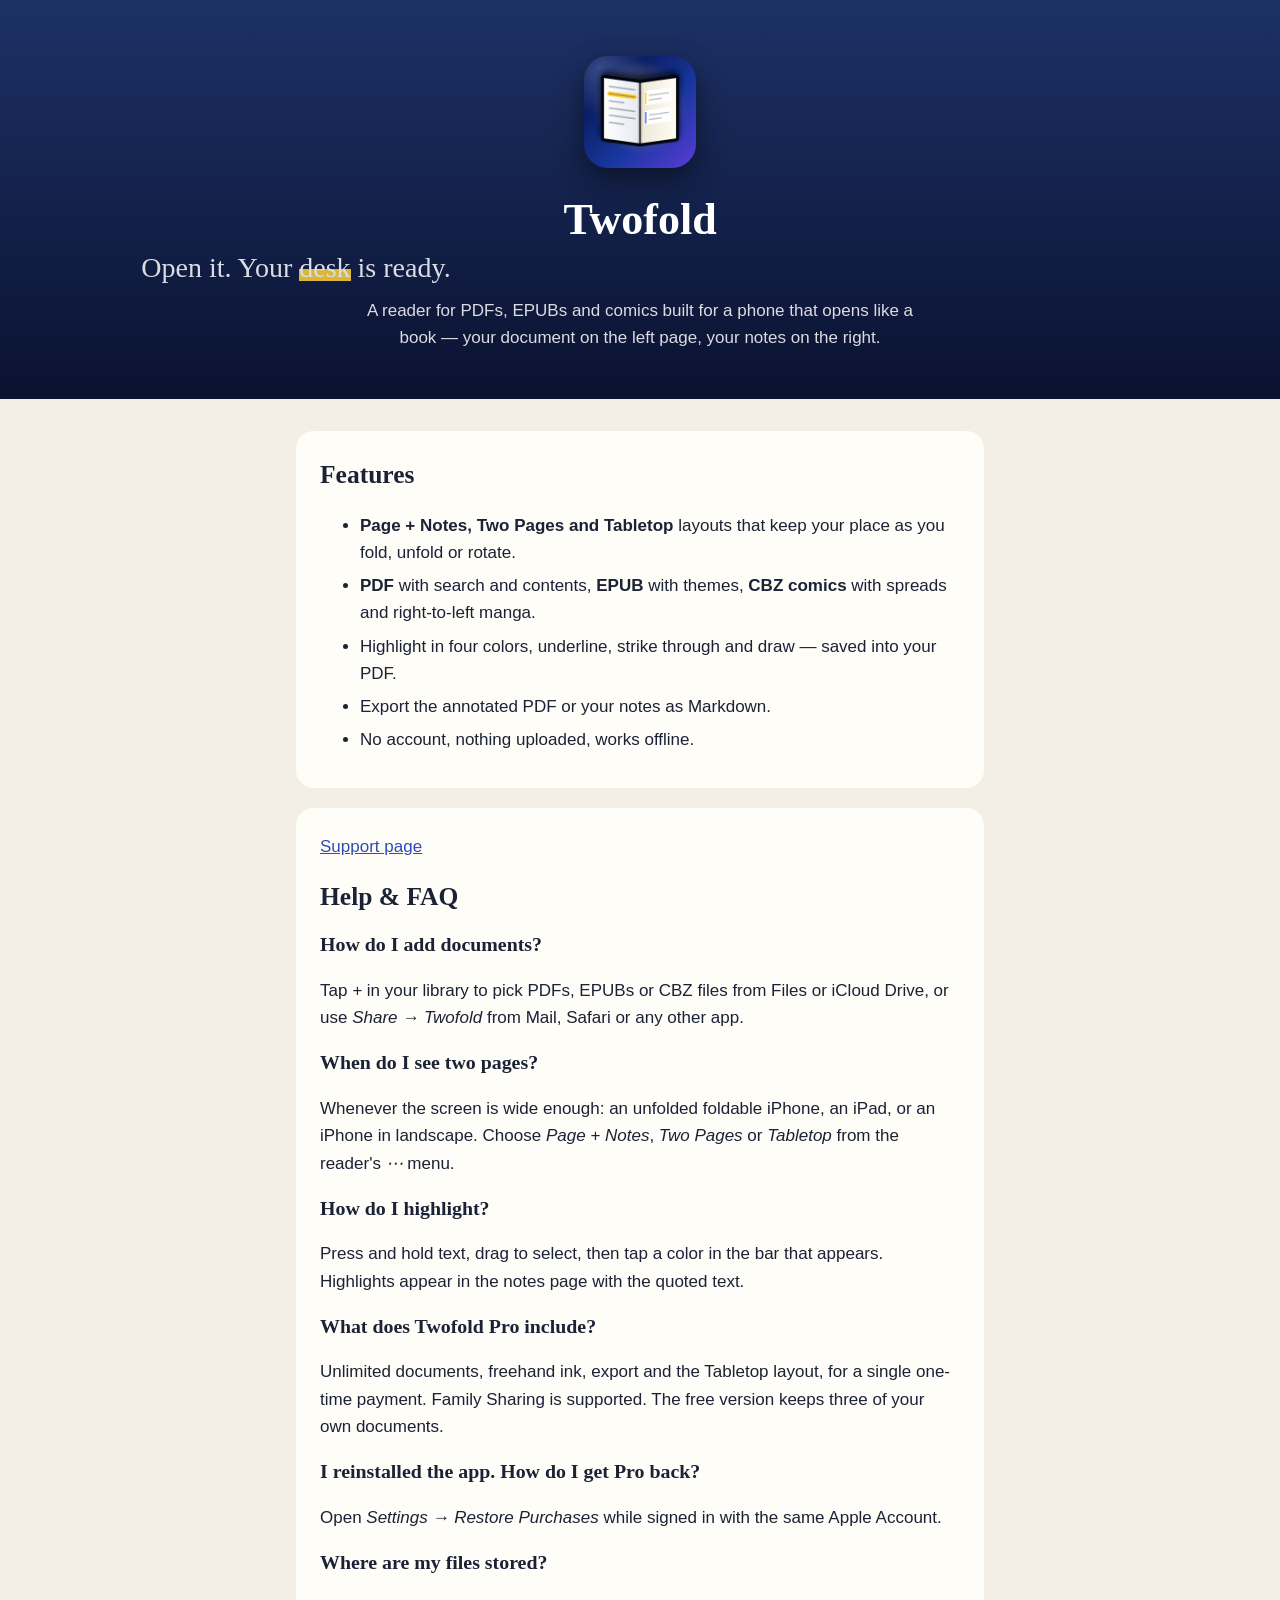
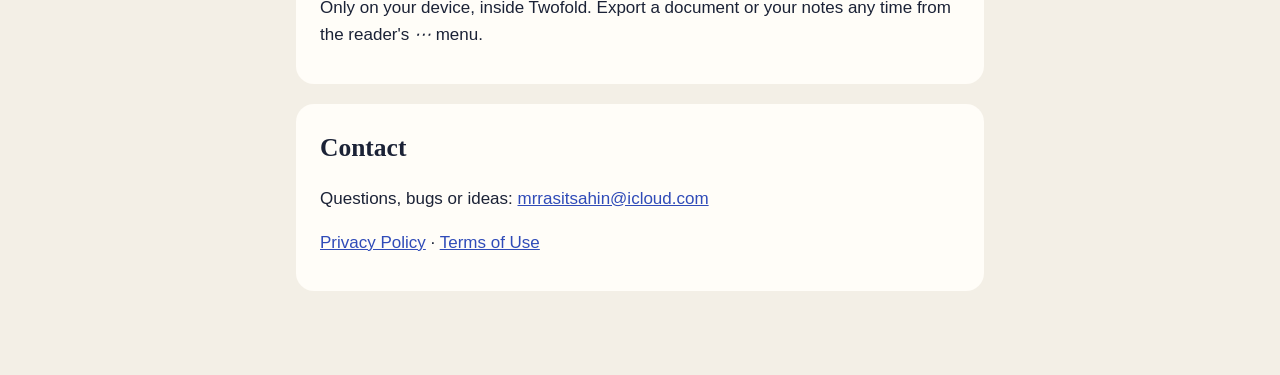
<file: index.html>
<!doctype html>
<html lang="en">
<head>
<meta charset="utf-8">
<meta name="viewport" content="width=device-width, initial-scale=1">
<title>Twofold — PDF Reader &amp; Notes</title>
<meta name="description" content="A reader for PDFs, EPUBs and comics built for a phone that opens like a book. Document on the left, notes on the right.">
<link rel="stylesheet" href="style.css">
</head>
<body>
<header class="hero">
  <img src="icon.png" alt="" width="112" height="112">
  <h1>Twofold</h1>
  <p class="tagline">Open it. Your <mark>desk</mark> is ready.</p>
  <p>A reader for PDFs, EPUBs and comics built for a phone that opens like a book — your document on the left page, your notes on the right.</p>
</header>
<main>
  <section>
    <h2>Features</h2>
    <ul>
      <li><strong>Page + Notes, Two Pages and Tabletop</strong> layouts that keep your place as you fold, unfold or rotate.</li>
      <li><strong>PDF</strong> with search and contents, <strong>EPUB</strong> with themes, <strong>CBZ comics</strong> with spreads and right-to-left manga.</li>
      <li>Highlight in four colors, underline, strike through and draw — saved into your PDF.</li>
      <li>Export the annotated PDF or your notes as Markdown.</li>
      <li>No account, nothing uploaded, works offline.</li>
    </ul>
  </section>

  <section id="faq"><p><a href="support">Support page</a></p>
    <h2>Help &amp; FAQ</h2>
    <h3>How do I add documents?</h3>
    <p>Tap <em>+</em> in your library to pick PDFs, EPUBs or CBZ files from Files or iCloud Drive, or use <em>Share → Twofold</em> from Mail, Safari or any other app.</p>
    <h3>When do I see two pages?</h3>
    <p>Whenever the screen is wide enough: an unfolded foldable iPhone, an iPad, or an iPhone in landscape. Choose <em>Page + Notes</em>, <em>Two Pages</em> or <em>Tabletop</em> from the reader's <em>⋯</em> menu.</p>
    <h3>How do I highlight?</h3>
    <p>Press and hold text, drag to select, then tap a color in the bar that appears. Highlights appear in the notes page with the quoted text.</p>
    <h3>What does Twofold Pro include?</h3>
    <p>Unlimited documents, freehand ink, export and the Tabletop layout, for a single one-time payment. Family Sharing is supported. The free version keeps three of your own documents.</p>
    <h3>I reinstalled the app. How do I get Pro back?</h3>
    <p>Open <em>Settings → Restore Purchases</em> while signed in with the same Apple Account.</p>
    <h3>Where are my files stored?</h3>
    <p>Only on your device, inside Twofold. Export a document or your notes any time from the reader's <em>⋯</em> menu.</p>
  </section>

  <section>
    <h2>Contact</h2>
    <p>Questions, bugs or ideas: <a href="mailto:mrrasitsahin@icloud.com">mrrasitsahin@icloud.com</a></p>
    <p><a href="privacy">Privacy Policy</a> · <a href="https://www.apple.com/legal/internet-services/itunes/dev/stdeula/">Terms of Use</a></p>
  </section>
</main>
</body>
</html>
</file>
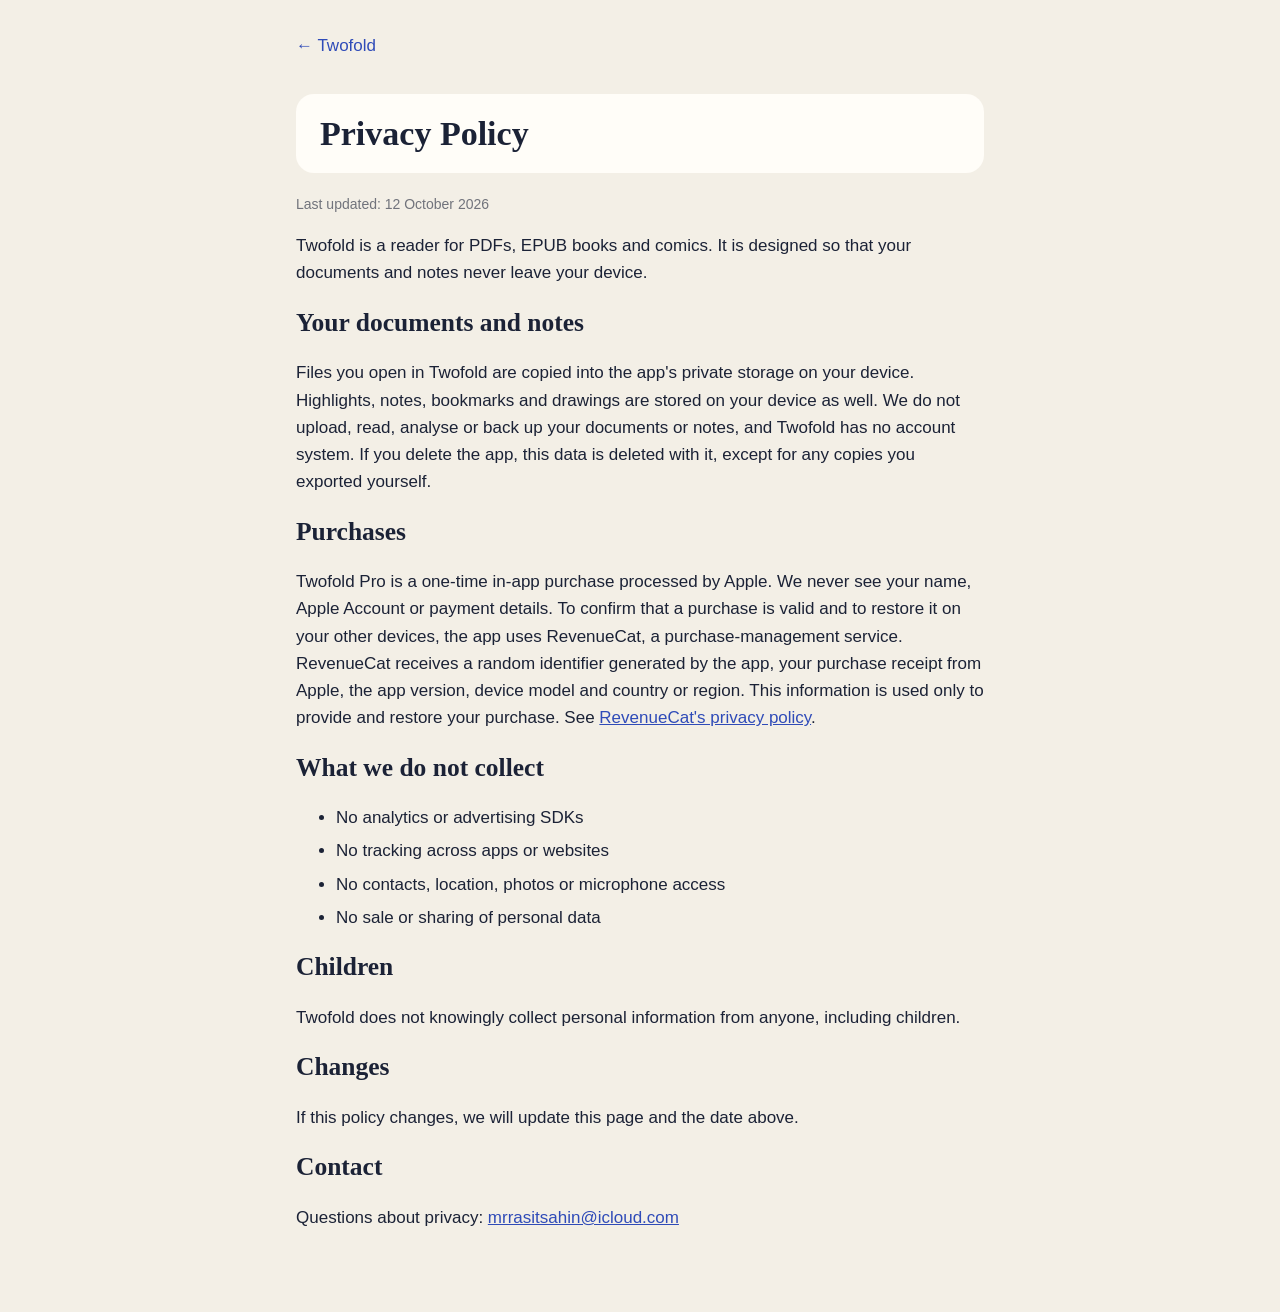
<file: privacy.html>
<!doctype html>
<html lang="en">
<head>
<meta charset="utf-8">
<meta name="viewport" content="width=device-width, initial-scale=1">
<title>Twofold Privacy Policy</title>
<link rel="stylesheet" href="style.css">
</head>
<body>
<main>
  <a class="back" href="./">← Twofold</a>
  <h1>Privacy Policy</h1>
  <p class="meta">Last updated: 12 October 2026</p>

  <p>Twofold is a reader for PDFs, EPUB books and comics. It is designed so that your documents and notes never leave your device.</p>

  <h2>Your documents and notes</h2>
  <p>Files you open in Twofold are copied into the app's private storage on your device. Highlights, notes, bookmarks and drawings are stored on your device as well. We do not upload, read, analyse or back up your documents or notes, and Twofold has no account system. If you delete the app, this data is deleted with it, except for any copies you exported yourself.</p>

  <h2>Purchases</h2>
  <p>Twofold Pro is a one-time in-app purchase processed by Apple. We never see your name, Apple Account or payment details. To confirm that a purchase is valid and to restore it on your other devices, the app uses RevenueCat, a purchase-management service. RevenueCat receives a random identifier generated by the app, your purchase receipt from Apple, the app version, device model and country or region. This information is used only to provide and restore your purchase. See <a href="https://www.revenuecat.com/privacy">RevenueCat's privacy policy</a>.</p>

  <h2>What we do not collect</h2>
  <ul>
    <li>No analytics or advertising SDKs</li>
    <li>No tracking across apps or websites</li>
    <li>No contacts, location, photos or microphone access</li>
    <li>No sale or sharing of personal data</li>
  </ul>

  <h2>Children</h2>
  <p>Twofold does not knowingly collect personal information from anyone, including children.</p>

  <h2>Changes</h2>
  <p>If this policy changes, we will update this page and the date above.</p>

  <h2>Contact</h2>
  <p>Questions about privacy: <a href="mailto:mrrasitsahin@icloud.com">mrrasitsahin@icloud.com</a></p>
</main>
</body>
</html>
</file>
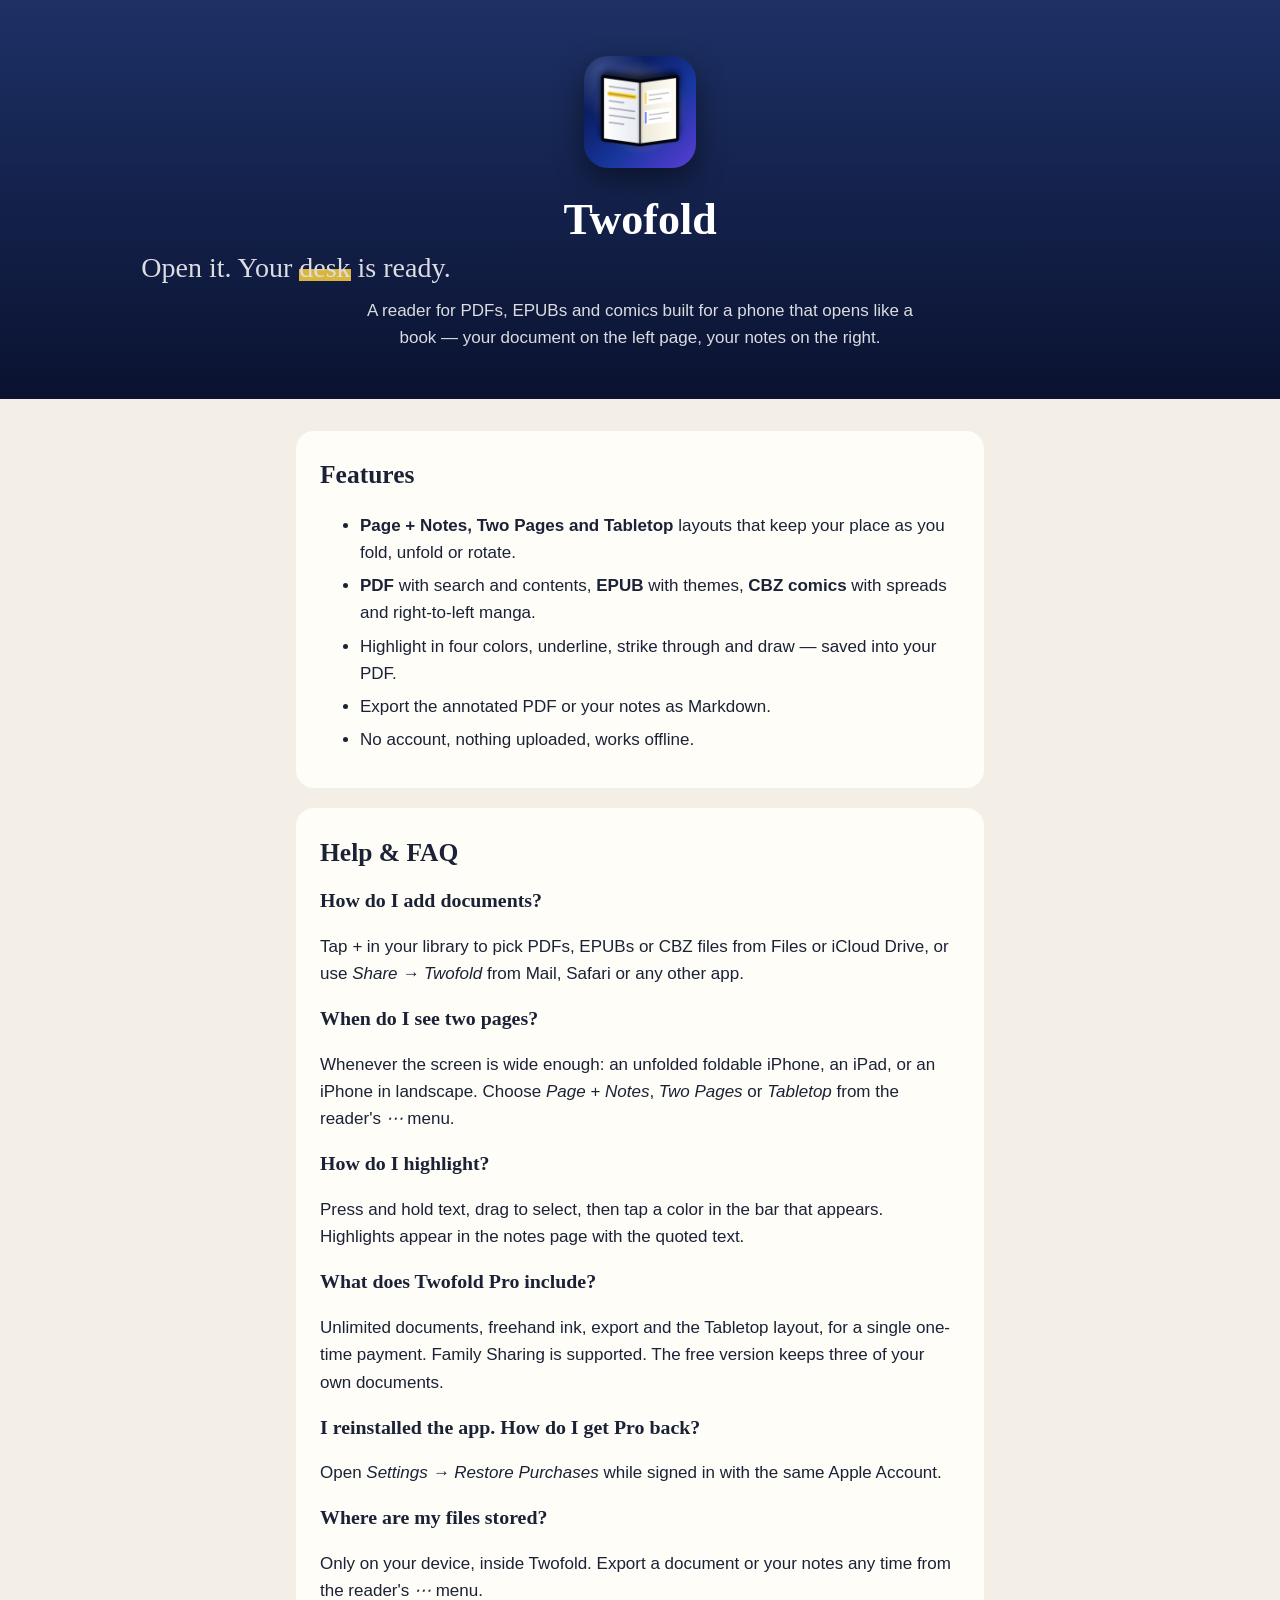
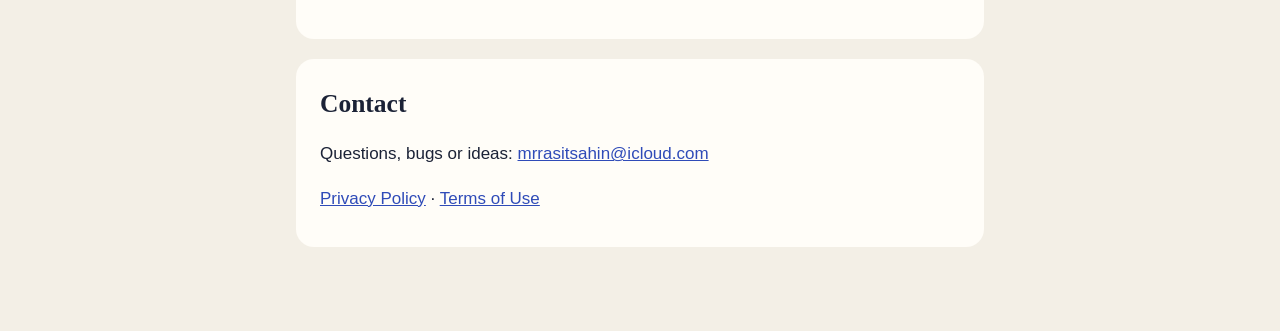
<file: support.html>
<!doctype html>
<html lang="en">
<head>
<meta charset="utf-8">
<meta name="viewport" content="width=device-width, initial-scale=1">
<title>Twofold Support</title>
<meta name="description" content="A reader for PDFs, EPUBs and comics built for a phone that opens like a book. Document on the left, notes on the right.">
<link rel="stylesheet" href="style.css">
</head>
<body>
<header class="hero">
  <img src="icon.png" alt="" width="112" height="112">
  <h1>Twofold</h1>
  <p class="tagline">Open it. Your <mark>desk</mark> is ready.</p>
  <p>A reader for PDFs, EPUBs and comics built for a phone that opens like a book — your document on the left page, your notes on the right.</p>
</header>
<main>
  <section>
    <h2>Features</h2>
    <ul>
      <li><strong>Page + Notes, Two Pages and Tabletop</strong> layouts that keep your place as you fold, unfold or rotate.</li>
      <li><strong>PDF</strong> with search and contents, <strong>EPUB</strong> with themes, <strong>CBZ comics</strong> with spreads and right-to-left manga.</li>
      <li>Highlight in four colors, underline, strike through and draw — saved into your PDF.</li>
      <li>Export the annotated PDF or your notes as Markdown.</li>
      <li>No account, nothing uploaded, works offline.</li>
    </ul>
  </section>

  <section id="faq">
    <h2>Help &amp; FAQ</h2>
    <h3>How do I add documents?</h3>
    <p>Tap <em>+</em> in your library to pick PDFs, EPUBs or CBZ files from Files or iCloud Drive, or use <em>Share → Twofold</em> from Mail, Safari or any other app.</p>
    <h3>When do I see two pages?</h3>
    <p>Whenever the screen is wide enough: an unfolded foldable iPhone, an iPad, or an iPhone in landscape. Choose <em>Page + Notes</em>, <em>Two Pages</em> or <em>Tabletop</em> from the reader's <em>⋯</em> menu.</p>
    <h3>How do I highlight?</h3>
    <p>Press and hold text, drag to select, then tap a color in the bar that appears. Highlights appear in the notes page with the quoted text.</p>
    <h3>What does Twofold Pro include?</h3>
    <p>Unlimited documents, freehand ink, export and the Tabletop layout, for a single one-time payment. Family Sharing is supported. The free version keeps three of your own documents.</p>
    <h3>I reinstalled the app. How do I get Pro back?</h3>
    <p>Open <em>Settings → Restore Purchases</em> while signed in with the same Apple Account.</p>
    <h3>Where are my files stored?</h3>
    <p>Only on your device, inside Twofold. Export a document or your notes any time from the reader's <em>⋯</em> menu.</p>
  </section>

  <section>
    <h2>Contact</h2>
    <p>Questions, bugs or ideas: <a href="mailto:mrrasitsahin@icloud.com">mrrasitsahin@icloud.com</a></p>
    <p><a href="privacy">Privacy Policy</a> · <a href="https://www.apple.com/legal/internet-services/itunes/dev/stdeula/">Terms of Use</a></p>
  </section>
</main>
</body>
</html>
</file>
<file: style.css>
:root {
  --navy: #0f1b3d;
  --ink: #1b2236;
  --paper: #fffdf8;
  --canvas: #f3efe6;
  --marker: #ffd23a;
  --link: #2f4bb8;
}
@media (prefers-color-scheme: dark) {
  :root { --ink: #ece8de; --paper: #171c2a; --canvas: #0d111c; --link: #8ea6ff; }
}
* { box-sizing: border-box; }
body {
  margin: 0;
  background: var(--canvas);
  color: var(--ink);
  font: 17px/1.6 -apple-system, BlinkMacSystemFont, "Segoe UI", Helvetica, Arial, sans-serif;
}
h1, h2, h3, .tagline { font-family: "New York", "Iowan Old Style", Georgia, serif; line-height: 1.2; }
a { color: var(--link); }
mark { background: linear-gradient(transparent 55%, var(--marker) 55%, var(--marker) 92%, transparent 92%); color: inherit; }
.hero {
  background: linear-gradient(#1d3166, #0a1230);
  color: #fff;
  text-align: center;
  padding: 56px 16px 48px;
}
.hero img { border-radius: 24px; box-shadow: 0 12px 30px rgba(0,0,0,.45); }
.hero h1 { font-size: 44px; margin: 18px 0 4px; }
.hero .tagline { font-size: 28px; margin: 0 0 12px; }
.hero mark { color: #fff; }
.hero p { max-width: 560px; margin: 0 auto; opacity: .85; }
main { max-width: 720px; margin: 0 auto; padding: 32px 16px 64px; }
section, main > h1 { background: var(--paper); border-radius: 18px; padding: 8px 24px 18px; margin-bottom: 20px; }
main > h1 { padding-top: 20px; }
.back { display: inline-block; margin-bottom: 12px; text-decoration: none; }
.meta { opacity: .6; font-size: 14px; }
li { margin-bottom: 6px; }
</file>
